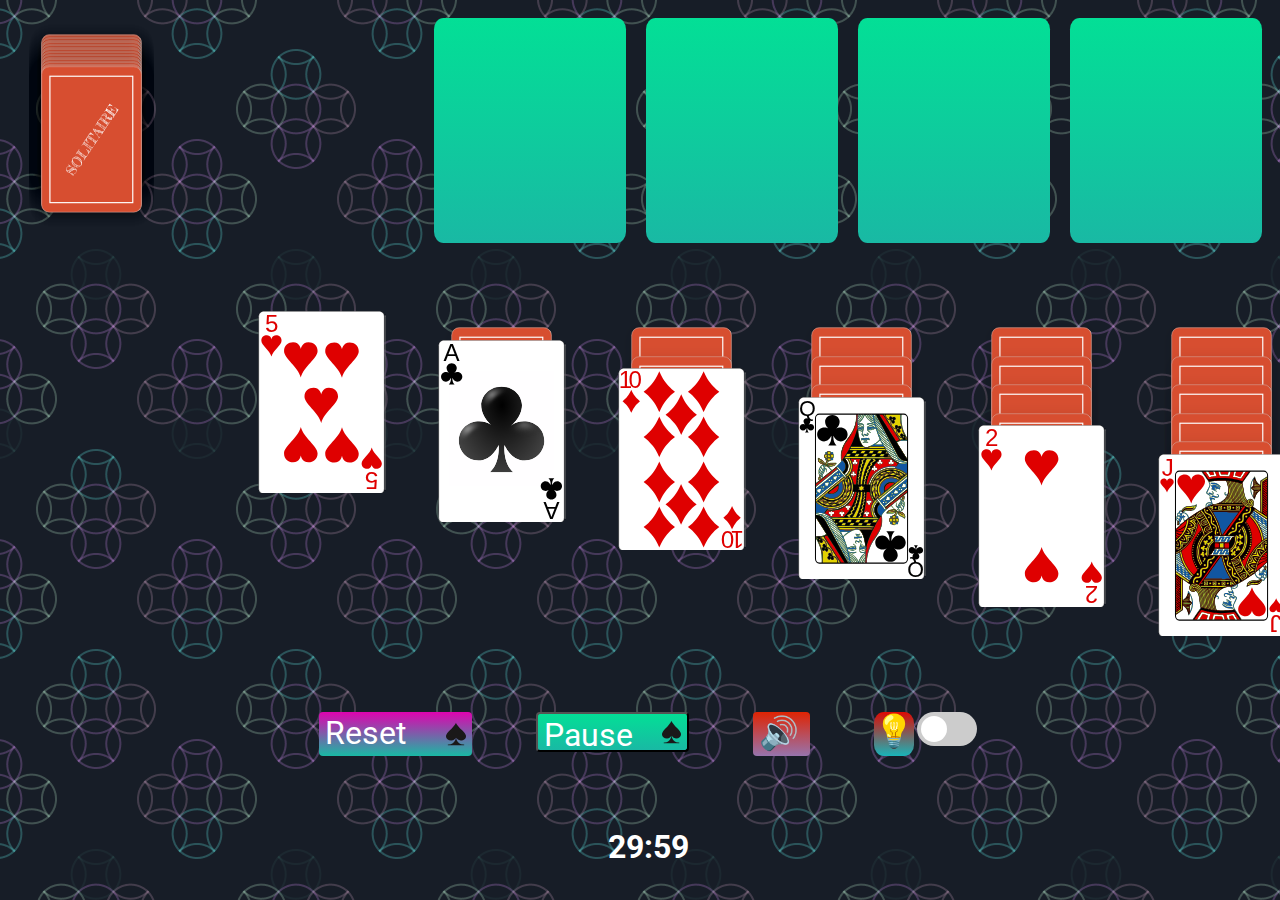
<file: Game.html>
<!DOCTYPE html>
<html lang="en">
  <head>
    <meta charset="UTF-8" />
    <meta http-equiv="X-UA-Compatible" content="IE=edge" />
    <meta name="viewport" content="width=device-width, initial-scale=1.0" />
    <title>Solitaire</title>
    <link href="/Game.css" rel="stylesheet" type="text/css" />
    <link rel="preconnect" href="https://fonts.googleapis.com" />
    <link rel="preconnect" href="https://fonts.gstatic.com" crossorigin />
    <link
      href="https://fonts.googleapis.com/css2?family=Fredericka+the+Great&display=swap"
      rel="stylesheet"
    />
    <link rel="preconnect" href="https://fonts.googleapis.com" />
    <link rel="preconnect" href="https://fonts.gstatic.com" crossorigin />
    <link
      href="https://fonts.googleapis.com/css2?family=Roboto:wght@400;700&display=swap"
      rel="stylesheet"
    />
  </head>
  <body>
    <div class="header"></div>
    <div class="Container">
      <div class="Container_Top">
        <div class="shuffle">
          <div id="dd" class="topStack" onclick="pickCard()"></div>
          <div id="disc" class="waste Column"><div class="emty"></div></div>
          <!-- <img src="/images/placeHolder.svg" /> -->
        </div>
        <div class="decks">
          <div id="heart" class="Column">
            <div class="emty" id="win"></div>
          </div>
          <div id="spade" class="Column"><div class="emty" id="win"></div></div>
          <div id="club" class="Column"><div class="emty" id="win"></div></div>
          <div id="diamond" class="Column">
            <div class="emty" id="win"></div>
          </div>
          <!--           <img src="/images/heartBig.svg" />
          <img src="/images/spadeBig.svg" />
          <img src="/images/clubBig.svg" />
          <img src="/images/diamondBig.svg" /> -->
        </div>
      </div>
      <div class="Container_Bottom">
        <div id="col1" class="Column">
          <div class="emty"></div>
          <!-- <div id="move0" class="card2 move" draggable="true"></div> -->
        </div>

        <div id="col2" class="Column" onclick="flip2()">
          <div class="emty"></div>
          <!--  <div id="move1" class="card2 move" draggable="true"></div>
          <div id="move2" class="card2 move" draggable="true"></div> -->
        </div>
        <div id="col3" class="Column" onclick="flip3()">
          <div class="emty"></div>
          <!--      <div id="move3" class="card2"></div>
          <div id="move4" class="card2"></div>
          <div id="move5" class="card2 move" draggable="true"></div> -->
        </div>
        <div id="col4" class="Column" onclick="flip4()">
          <div class="emty"></div>
          <!--  <div id="move6" class="card2" draggable="true"></div>
          <div id="move7" class="card2" draggable="true"></div>
          <div id="move8" class="card2" draggable="true"></div>
          <div id="move9" class="card2 move" draggable="true"></div> -->
        </div>
        <div id="col5" class="Column" onclick="flip5()">
          <div class="emty"></div>
          <!--     <div id="move10" class="card2"></div>
          <div id="move11" class="card2"></div>
          <div id="move12" class="card2"></div>
          <div id="move13" class="card2"></div>
          <div id="move14" class="card2 move" draggable="true"></div> -->
        </div>
        <div id="col6" class="Column" onclick="flip6()">
          <div class="emty"></div>
          <!--      <div id="move15" class="card2"></div>
          <div id="move16" class="card2"></div>
          <div id="move17" class="card2"></div>
          <div id="move18" class="card2"></div>
          <div id="move19" class="card2"></div>
          <div id="move20" class="card2 move" draggable="true"></div> -->
        </div>
        <div id="col7" class="Column" onclick="flip7()">
          <div class="emty"></div>
          <!--    <div id="move21" class="card2"></div>
          <div id="move22" class="card2"></div>
          <div id="move23" class="card2"></div>
          <div id="move24" class="card2"></div>
          <div id="move25" class="card2"></div>
          <div id="move26" class="card2"></div>
          <div id="move27" class="card2 move" draggable="true"></div> -->
        </div>
      </div>
    </div>

    <div class="bottom_status">
      <div class="bottom_buttons">
        <a class="a4" href="Game.html"
          >Reset
          <img class="spad" src="/images/spade.svg" />
        </a>
        <!--        <a class="a2" href="#" onclick="goBack();"
          >Go Back
          <img class="spad" src="/images/spade.svg" />
        </a> -->
        <button class="T1" id="pause">
          Pause
          <img class="spad" src="/images/spade.svg" />
        </button>
        <!--
          <button class="T1" id="resume">
          Resume
          <img class="spad" src="/images/spade.svg" />
        </button>
      -->
        <a class="a3" id="audEmoj" href="#" onclick="enableMute()">🔊 </a>
        <div class="swTog">
          <span class="lbl"> 💡</span>

          <label class="switch">
            <input type="checkbox" onclick="lightChange()" />
            <span class="slider round"></span>
          </label>
        </div>
      </div>
      <div class="bottom_scores">
        <h3 class="moves" id="winning"></h3>
      </div>
      <h3 class="bottom_scores" id="timer">30:00</h3>
    </div>

    <script type="text/javascript" src="userFunctionality.js"></script>
    <script type="text/javascript" src="card.js"></script>
    <script type="text/javascript" src="cardModule.js"></script>
    <script type="text/javascript" src="topCardMove.js"></script>
    <script type="text/javascript" src="move.js"></script>
    <script type="text/javascript" src="flip.js"></script>
    <script type="text/javascript" src="TimeModule.js"></script>
    <!--   <embed
      src="/music/Pixel-Drama.mp3"
      loop="true"
      autostart="true"
      width="2"
      height="0"
    /> -->
    <audio id="audio" loop autoplay>
      <source id="audios" src="/music/Pixel-Drama.mp3" type="audio/mp3" />
      Your browser does not support the audio element.
    </audio>
  </body>
</html>
</file>
<file: Game.css>
:root {
  --main-bg-color: black;
  --main-BG: url("/images/light.png");
  --text-color: #fff;
}
[data-theme="dark"] {
  --main-bg-color: #e99d6c;
  --main-BG: url("/images/drk.png");
  --text-color: rgb(148, 134, 134);
}
body {
  /* background-color: var(--main-bg-color); */
  background-image: var(--main-BG);
  background-repeat: repeat;
}
.header {
  background-color: #d74e30;
  width: 100%;
  height: 100%;
}
.Container {
  display: flex;
  flex-direction: column;
}
.Container_Top {
  display: flex;
  justify-content: space-between;
  margin-bottom: 1em;
}
.Container_Bottom {
  width: 10em;
  display: flex;
  justify-content: space-between;
  flex-direction: row;
  margin-left: 15em;
  margin-top: 2em;
  flex-shrink: 0;
}
.Column {
  width: 100%;
  min-width: 160px;
  height: 200px;
  margin: 10px;
}

.Column::after {
  width: 200px;
}
.card2 {
  background-image: url("/images/BackImg.svg");
  display: inline-block;
  object-fit: cover;
  background-size: 127px 183px;
  width: 128px;
  height: 182px;
  /* margin-bottom: -9.84rem; */
  margin-bottom: -9.84rem;
  margin-top: 0;
}
/*
.card2:hover {
  border: 1px solid #0e30f0;
  border-radius: 7px;
}
*/
.topy {
  display: block;
  object-fit: contain;
  width: 160px;
  height: 203px;
  margin-left: 10px;
  background-repeat: no-repeat;
  margin-bottom: -12.6rem;
}

.topCards {
  background-image: url("/images/backImage.svg");
  object-fit: contain;
  width: 160px;
  height: 200px;
  margin-left: 10px;
  margin-bottom: -12.4rem;
}

.shuffle {
  display: flex;
  flex-direction: row;
  justify-content: space-between;
}
.decks {
  display: flex;
  flex-direction: row;
  justify-content: space-between;
}
.topStack {
  width: 200px;
  height: 200px;
  margin: 10px;
}

/* .waste {
  background-image: url("/images/placeHolder.svg");
  width: 160px;
  height: 200px;
  margin-left: 10px;
  margin-bottom: -12.4rem;
} */

.discards {
  width: 160px;
  height: 150px;
  object-fit: contain;
  margin-top: 25px;
  margin-bottom: -10.84rem;
}

#heart {
  background: linear-gradient(#03df96, #19b9a4);
  border-radius: 5%;
  padding: 1em;
  width: 140px;
  height: 193px;
  margin: 10px;
}
#club {
  background: linear-gradient(#03df96, #19b9a4);
  border-radius: 5%;
  padding: 1em;
  width: 140px;
  height: 193px;
  margin: 10px;
}
#spade {
  background: linear-gradient(#03df96, #19b9a4);
  border-radius: 5%;
  padding: 1em;
  width: 140px;
  height: 193px;
  margin: 10px;
}
#diamond {
  background: linear-gradient(#03df96, #19b9a4);
  border-radius: 5%;
  padding: 1em;
  width: 140px;
  height: 193px;
  margin: 10px;
}

.holdings {
  opacity: 0.5;
  border: solid 2px #fff;
  box-shadow: 0px 0px 7px 4px rgba(45, 255, 196, 0.57);
}

/*
.drag-over {
  opacity: 0.5;
}
*/

.a1 {
  margin-right: 2em;
  font-family: "Roboto", sans-serif;
  font-size: 2em;
  height: 1.25em;
  width: 4em;
  color: #fff;
  text-decoration: none;
  background: linear-gradient(#7158e2, #cd84f1);
  padding: 2px 6px 2px 6px;
  border-radius: 4px;
  display: flex;
  justify-content: space-between;
}
.a2 {
  font-family: "Roboto", sans-serif;
  margin-right: 2em;
  font-size: 2em;
  height: 1.25em;
  width: 5em;
  color: #fff;
  text-decoration: none;
  background: linear-gradient(#e2e058, #4ddb22);
  padding: 2px 6px 2px 6px;
  border-radius: 4px;
  display: flex;
  justify-content: space-between;
}

.a3 {
  font-family: "Roboto", sans-serif;
  margin-right: 2em;
  font-size: 2em;
  height: 1.25em;
  width: 1.4em;
  color: #fff;
  text-decoration: none;
  background: linear-gradient(#df2403, #9774ad);
  padding: 2px 6px 2px 6px;
  border-radius: 4px;
  display: flex;
  justify-content: space-between;
}
.a4 {
  font-family: "Roboto", sans-serif;
  margin-right: 2em;
  font-size: 2em;
  height: 1.25em;
  width: 4.4em;
  color: #fff;
  text-decoration: none;
  background: linear-gradient(#df03af, #19b9a4);
  padding: 2px 6px 2px 6px;
  border-radius: 4px;
  display: flex;
  justify-content: space-between;
}

.a4:hover,
.a3:hover,
.a2:hover,
.a1:hover,
.T1:hover {
  opacity: 0.5;
}

.spad {
  width: 0.6em;
}
.T1 {
  cursor: pointer;
  font-family: "Roboto", sans-serif;
  margin-right: 2em;
  font-size: 2em;
  height: 1.25em;
  width: 4.8em;
  color: #fff;
  text-decoration: none;
  background: linear-gradient(#03df96, #19b9a4);
  padding: 2px 6px 2px 6px;
  border-radius: 4px;
  display: flex;
  justify-content: space-between;
}
.Activated {
  background: linear-gradient(#df0a03, #19b4b9);
  animation: slidein 2s infinite;
}
.bottom_buttons {
  display: flex;
  flex-direction: row;
  justify-content: center;
}
.bottom_status {
  display: flex;
  flex-direction: column;
  position: absolute;
  bottom: 0;
  width: 100%;
}

.bottom_scores {
  color: #fff;
  font-family: "Roboto", sans-serif;
  font-size: 2em;
  height: 1.25em;
  display: flex;
  flex-direction: row;
  justify-content: center;
}
.flash1 {
  animation: fl1 2s infinite;
}
.flash2 {
  animation: fl2 0.1s infinite;
}
.switch {
  position: relative;
  display: inline-block;
  width: 60px;
  height: 34px;
}
.lbl {
  background: linear-gradient(#df0a03, #19b4b9);
  font-size: 2em;
  border-radius: 25%;
  margin-right: 0.1em;
}
.swTog {
  display: flex;
}
.Compress {
  margin: 0;
}
/* Hide default HTML checkbox */
.switch input {
  opacity: 0;
  width: 0;
  height: 0;
}

/* The slider */
.slider {
  position: absolute;
  cursor: pointer;
  top: 0;
  left: 0;
  right: 0;
  bottom: 0;
  background-color: #ccc;
  -webkit-transition: 0.4s;
  transition: 0.4s;
}

.slider:before {
  position: absolute;
  content: "";
  height: 26px;
  width: 26px;
  left: 4px;
  bottom: 4px;
  background-color: white;
  -webkit-transition: 0.4s;
  transition: 0.4s;
}

input:checked + .slider {
  background-color: #034279;
}

input:focus + .slider {
  box-shadow: 0 0 1px #010d18;
}

input:checked + .slider:before {
  -webkit-transform: translateX(26px);
  -ms-transform: translateX(26px);
  transform: translateX(26px);
}

/* Rounded sliders */
.slider.round {
  border-radius: 34px;
}

.slider.round:before {
  border-radius: 50%;
}

/* Animation */
@keyframes slidein {
  0% {
    box-shadow: 0 6px #ef2424;
    transform: translateY(0px);
  }

  100% {
    box-shadow: 0 4px #ef2424;
    top: 2px;
    transform: translateY(5px);
  }
}
@keyframes fl1 {
  0% {
    color: #fff;
  }
  50% {
    color: rgb(200, 139, 39);
  }
  100% {
    color: rgb(255, 3, 3);
  }
}
@keyframes fl2 {
  0% {
    color: #fff;
  }
  100% {
    color: rgb(255, 3, 3);
  }
}
</file>
